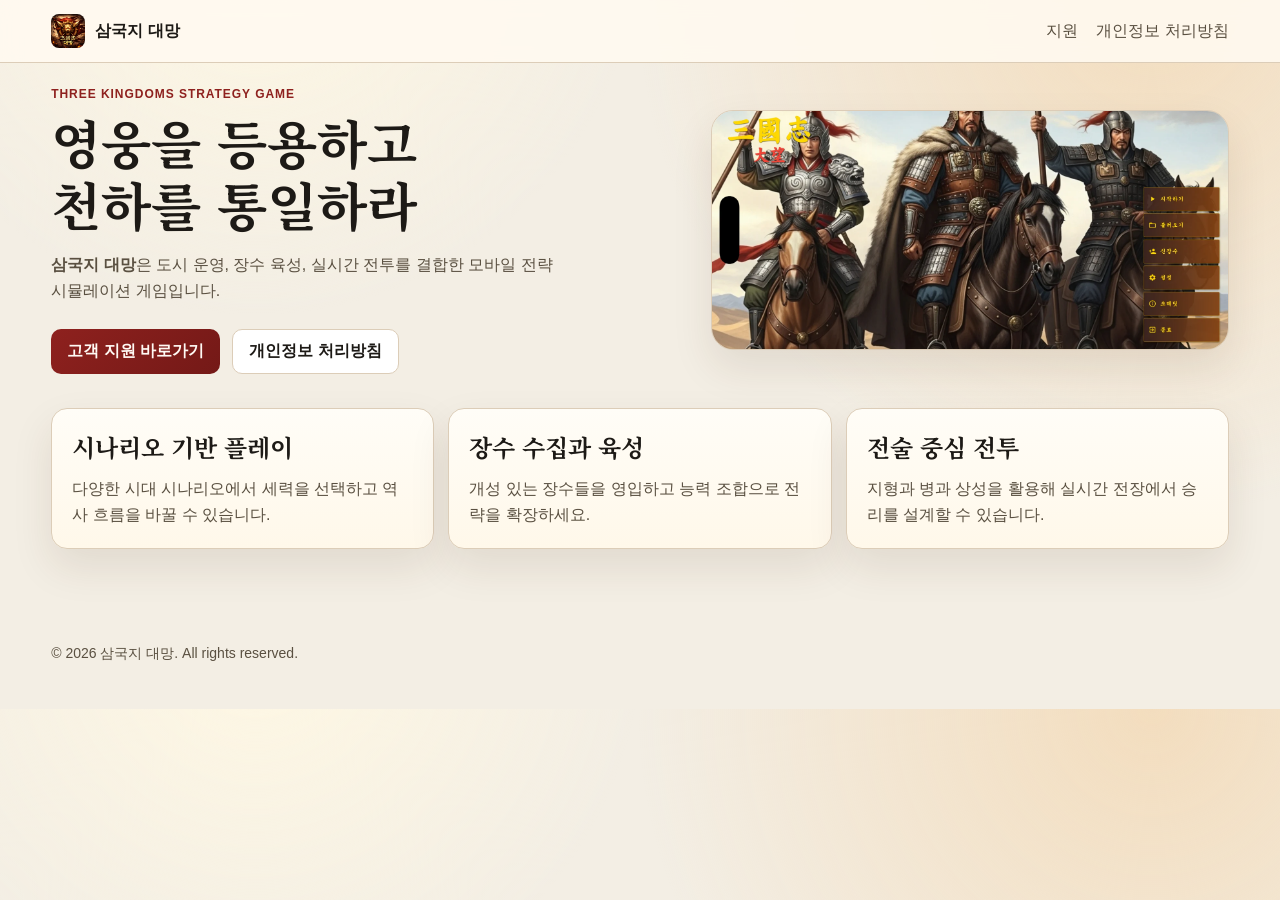
<file: index.html>
<!doctype html>
<html lang="ko">
  <head>
    <meta charset="UTF-8" />
    <meta name="viewport" content="width=device-width, initial-scale=1.0" />
    <title>삼국지 대망 | 공식 페이지</title>
    <meta
      name="description"
      content="삼국지 대망 공식 마케팅 페이지. 게임 소개, 핵심 기능, 지원 정보 확인."
    />
    <link rel="icon" type="image/x-icon" href="./favicon.ico" />
    <link rel="icon" type="image/png" sizes="32x32" href="./assets/img/app_icon.png" />
    <link rel="apple-touch-icon" href="./assets/img/app_icon.png" />
    <link rel="stylesheet" href="./styles.css" />
  </head>
  <body>
    <header class="site-header">
      <a class="brand" href="./index.html">
        <img src="./assets/img/app_icon.png" alt="삼국지 대망 아이콘" />
        <span>삼국지 대망</span>
      </a>
      <nav>
        <a href="./support.html">지원</a>
        <a href="./privacy.html">개인정보 처리방침</a>
      </nav>
    </header>

    <main>
      <section class="hero">
        <div>
          <p class="kicker">Three Kingdoms Strategy Game</p>
          <h1>영웅을 등용하고<br />천하를 통일하라</h1>
          <p class="lead">
            <strong>삼국지 대망</strong>은 도시 운영, 장수 육성, 실시간 전투를 결합한
            모바일 전략 시뮬레이션 게임입니다.
          </p>
          <div class="cta-row">
            <a class="btn btn-primary" href="./support.html">고객 지원 바로가기</a>
            <a class="btn btn-secondary" href="./privacy.html">개인정보 처리방침</a>
          </div>
        </div>
        <figure class="hero-shot">
          <img
            src="./assets/img/iphone_main_menu_landscape.webp"
            alt="삼국지 대망 메인 화면 가로 스크린샷"
          />
        </figure>
      </section>

      <section class="features">
        <article class="card">
          <h2>시나리오 기반 플레이</h2>
          <p>다양한 시대 시나리오에서 세력을 선택하고 역사 흐름을 바꿀 수 있습니다.</p>
        </article>
        <article class="card">
          <h2>장수 수집과 육성</h2>
          <p>개성 있는 장수들을 영입하고 능력 조합으로 전략을 확장하세요.</p>
        </article>
        <article class="card">
          <h2>전술 중심 전투</h2>
          <p>지형과 병과 상성을 활용해 실시간 전장에서 승리를 설계할 수 있습니다.</p>
        </article>
      </section>
    </main>

    <footer class="site-footer">
      <p>© 2026 삼국지 대망. All rights reserved.</p>
    </footer>
  </body>
</html>
</file>
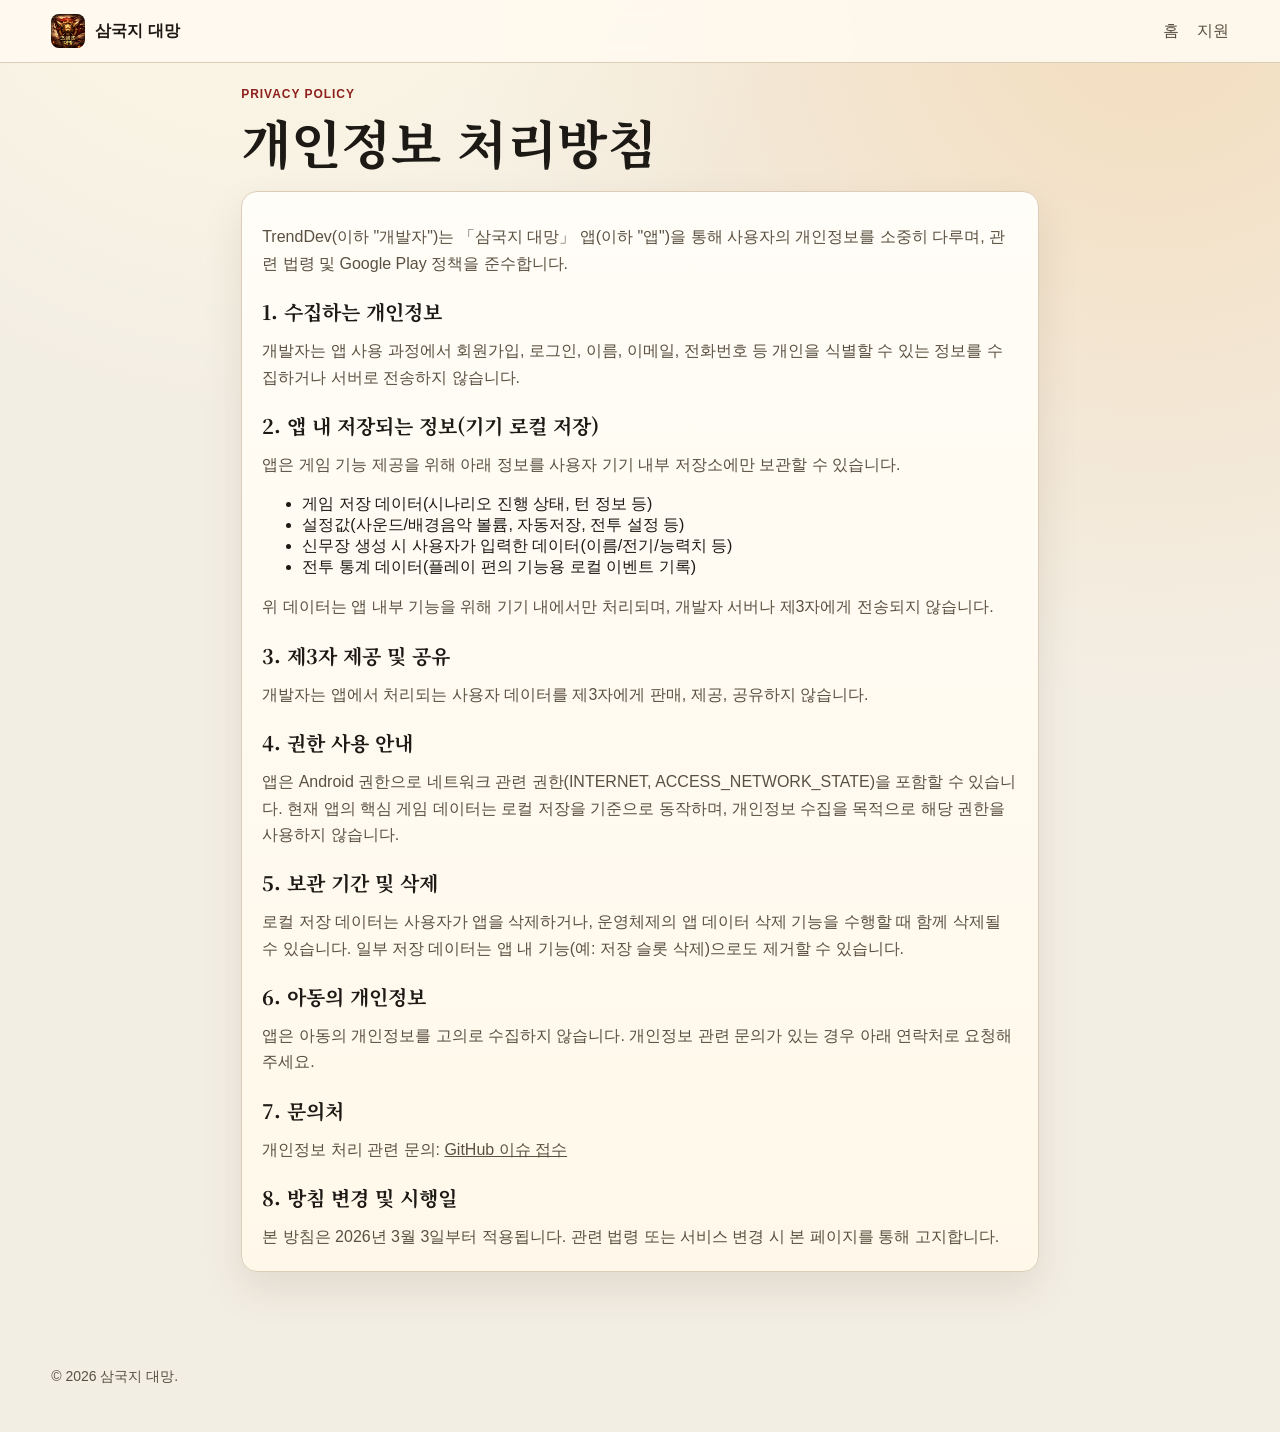
<file: privacy.html>
<!doctype html>
<html lang="ko">
  <head>
    <meta charset="UTF-8" />
    <meta name="viewport" content="width=device-width, initial-scale=1.0" />
    <title>삼국지 대망 | 개인정보 처리방침</title>
    <meta
      name="description"
      content="삼국지 대망 개인정보 처리방침 페이지."
    />
    <link rel="icon" type="image/x-icon" href="./favicon.ico" />
    <link rel="icon" type="image/png" sizes="32x32" href="./assets/img/app_icon.png" />
    <link rel="apple-touch-icon" href="./assets/img/app_icon.png" />
    <link rel="stylesheet" href="./styles.css" />
  </head>
  <body>
    <header class="site-header">
      <a class="brand" href="./index.html">
        <img src="./assets/img/app_icon.png" alt="삼국지 대망 아이콘" />
        <span>삼국지 대망</span>
      </a>
      <nav>
        <a href="./index.html">홈</a>
        <a href="./support.html">지원</a>
      </nav>
    </header>

    <main class="narrow">
      <section class="page-head">
        <p class="kicker">Privacy Policy</p>
        <h1>개인정보 처리방침</h1>
      </section>

      <section class="card policy">
        <p>
          TrendDev(이하 "개발자")는 「삼국지 대망」 앱(이하 "앱")을 통해 사용자의
          개인정보를 소중히 다루며, 관련 법령 및 Google Play 정책을 준수합니다.
        </p>

        <h2>1. 수집하는 개인정보</h2>
        <p>
          개발자는 앱 사용 과정에서 회원가입, 로그인, 이름, 이메일, 전화번호 등
          개인을 식별할 수 있는 정보를 수집하거나 서버로 전송하지 않습니다.
        </p>

        <h2>2. 앱 내 저장되는 정보(기기 로컬 저장)</h2>
        <p>
          앱은 게임 기능 제공을 위해 아래 정보를 사용자 기기 내부 저장소에만
          보관할 수 있습니다.
        </p>
        <ul>
          <li>게임 저장 데이터(시나리오 진행 상태, 턴 정보 등)</li>
          <li>설정값(사운드/배경음악 볼륨, 자동저장, 전투 설정 등)</li>
          <li>신무장 생성 시 사용자가 입력한 데이터(이름/전기/능력치 등)</li>
          <li>전투 통계 데이터(플레이 편의 기능용 로컬 이벤트 기록)</li>
        </ul>
        <p>
          위 데이터는 앱 내부 기능을 위해 기기 내에서만 처리되며, 개발자 서버나
          제3자에게 전송되지 않습니다.
        </p>

        <h2>3. 제3자 제공 및 공유</h2>
        <p>
          개발자는 앱에서 처리되는 사용자 데이터를 제3자에게 판매, 제공, 공유하지
          않습니다.
        </p>

        <h2>4. 권한 사용 안내</h2>
        <p>
          앱은 Android 권한으로 네트워크 관련 권한(INTERNET,
          ACCESS_NETWORK_STATE)을 포함할 수 있습니다. 현재 앱의 핵심 게임 데이터는
          로컬 저장을 기준으로 동작하며, 개인정보 수집을 목적으로 해당 권한을
          사용하지 않습니다.
        </p>

        <h2>5. 보관 기간 및 삭제</h2>
        <p>
          로컬 저장 데이터는 사용자가 앱을 삭제하거나, 운영체제의 앱 데이터 삭제
          기능을 수행할 때 함께 삭제될 수 있습니다. 일부 저장 데이터는 앱 내
          기능(예: 저장 슬롯 삭제)으로도 제거할 수 있습니다.
        </p>

        <h2>6. 아동의 개인정보</h2>
        <p>
          앱은 아동의 개인정보를 고의로 수집하지 않습니다. 개인정보 관련 문의가
          있는 경우 아래 연락처로 요청해 주세요.
        </p>

        <h2>7. 문의처</h2>
        <p>
          개인정보 처리 관련 문의:
          <a
            href="https://github.com/kimsungtaek1/threekingdom/issues/new/choose"
            target="_blank"
            rel="noopener noreferrer"
            >GitHub 이슈 접수</a
          >
        </p>

        <h2>8. 방침 변경 및 시행일</h2>
        <p>
          본 방침은 2026년 3월 3일부터 적용됩니다. 관련 법령 또는 서비스 변경 시
          본 페이지를 통해 고지합니다.
        </p>
      </section>
    </main>

    <footer class="site-footer">
      <p>© 2026 삼국지 대망.</p>
    </footer>
  </body>
</html>
</file>
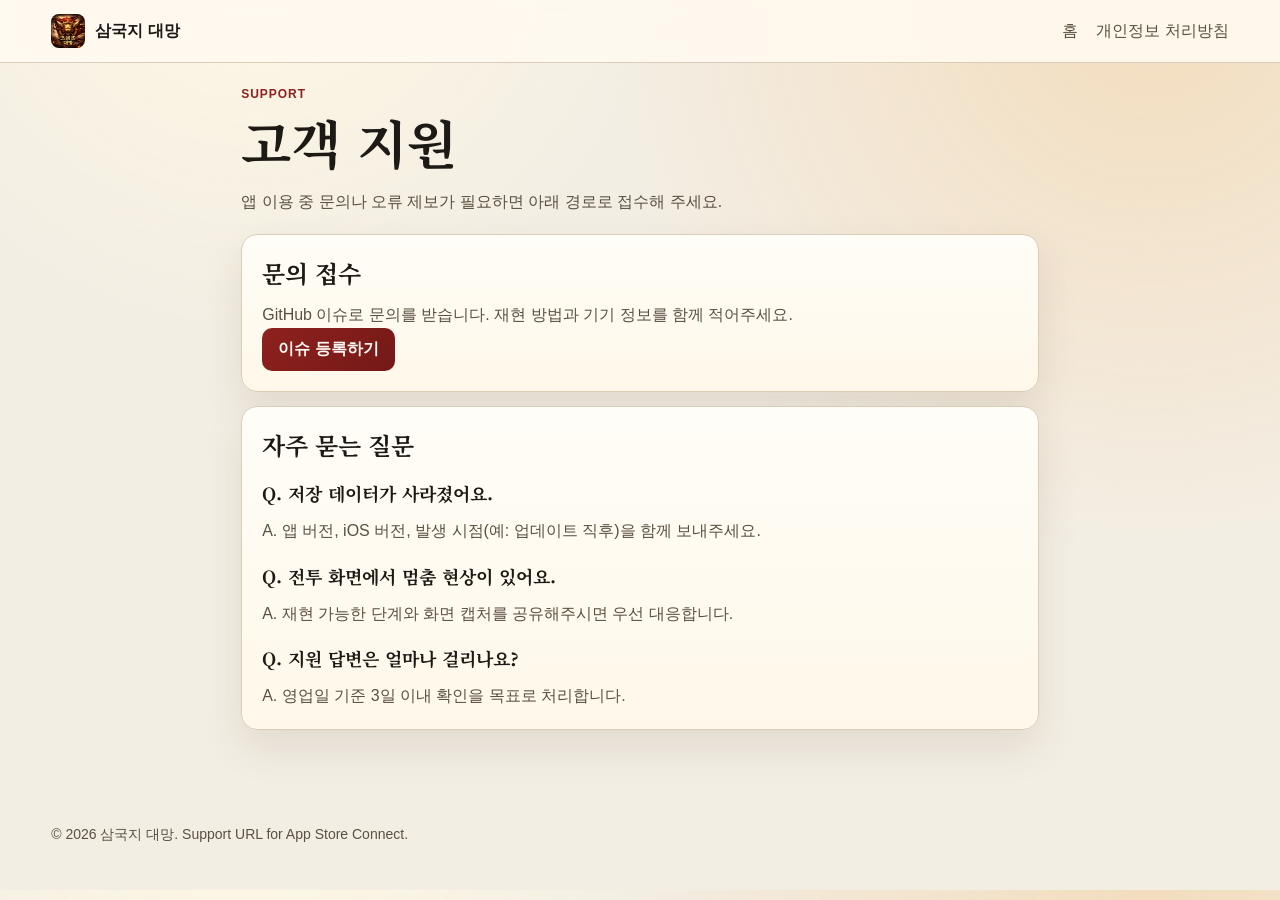
<file: support.html>
<!doctype html>
<html lang="ko">
  <head>
    <meta charset="UTF-8" />
    <meta name="viewport" content="width=device-width, initial-scale=1.0" />
    <title>삼국지 대망 | 지원</title>
    <meta
      name="description"
      content="삼국지 대망 고객 지원 페이지. 문의 접수, 자주 묻는 질문, 처리 시간 안내."
    />
    <link rel="icon" type="image/x-icon" href="./favicon.ico" />
    <link rel="icon" type="image/png" sizes="32x32" href="./assets/img/app_icon.png" />
    <link rel="apple-touch-icon" href="./assets/img/app_icon.png" />
    <link rel="stylesheet" href="./styles.css" />
  </head>
  <body>
    <header class="site-header">
      <a class="brand" href="./index.html">
        <img src="./assets/img/app_icon.png" alt="삼국지 대망 아이콘" />
        <span>삼국지 대망</span>
      </a>
      <nav>
        <a href="./index.html">홈</a>
        <a href="./privacy.html">개인정보 처리방침</a>
      </nav>
    </header>

    <main class="narrow">
      <section class="page-head">
        <p class="kicker">Support</p>
        <h1>고객 지원</h1>
        <p class="lead">
          앱 이용 중 문의나 오류 제보가 필요하면 아래 경로로 접수해 주세요.
        </p>
      </section>

      <section class="card support-contact">
        <h2>문의 접수</h2>
        <p>GitHub 이슈로 문의를 받습니다. 재현 방법과 기기 정보를 함께 적어주세요.</p>
        <a
          class="btn btn-primary"
          href="https://github.com/kimsungtaek1/threekingdom/issues/new/choose"
          target="_blank"
          rel="noopener noreferrer"
          >이슈 등록하기</a
        >
      </section>

      <section class="card faq">
        <h2>자주 묻는 질문</h2>
        <h3>Q. 저장 데이터가 사라졌어요.</h3>
        <p>A. 앱 버전, iOS 버전, 발생 시점(예: 업데이트 직후)을 함께 보내주세요.</p>

        <h3>Q. 전투 화면에서 멈춤 현상이 있어요.</h3>
        <p>A. 재현 가능한 단계와 화면 캡처를 공유해주시면 우선 대응합니다.</p>

        <h3>Q. 지원 답변은 얼마나 걸리나요?</h3>
        <p>A. 영업일 기준 3일 이내 확인을 목표로 처리합니다.</p>
      </section>
    </main>

    <footer class="site-footer">
      <p>© 2026 삼국지 대망. Support URL for App Store Connect.</p>
    </footer>
  </body>
</html>
</file>
<file: styles.css>
@import url("https://fonts.googleapis.com/css2?family=Noto+Serif+KR:wght@600;700&family=SUIT:wght@400;500;700&display=swap");

:root {
  --bg: #f3eee4;
  --paper: #fffaf0;
  --ink: #1d1a16;
  --muted: #5a5041;
  --primary: #8e211e;
  --primary-strong: #741917;
  --line: #dccdb8;
  --shadow: 0 18px 40px rgba(72, 36, 21, 0.1);
}

*,
*::before,
*::after {
  box-sizing: border-box;
}

html,
body {
  margin: 0;
  padding: 0;
  color: var(--ink);
  background:
    radial-gradient(circle at 20% -10%, #fff8e4 0%, transparent 30%),
    radial-gradient(circle at 90% 0%, #f3ddbe 0%, transparent 38%),
    var(--bg);
  font-family: "SUIT", "Apple SD Gothic Neo", "Noto Sans KR", sans-serif;
}

a {
  color: inherit;
}

.site-header {
  position: sticky;
  top: 0;
  z-index: 10;
  display: flex;
  align-items: center;
  justify-content: space-between;
  padding: 14px clamp(18px, 4vw, 56px);
  border-bottom: 1px solid var(--line);
  background: rgba(255, 250, 240, 0.9);
  backdrop-filter: blur(10px);
}

.brand {
  display: inline-flex;
  align-items: center;
  gap: 10px;
  text-decoration: none;
  font-weight: 700;
}

.brand img {
  width: 34px;
  height: 34px;
  border-radius: 8px;
}

nav {
  display: inline-flex;
  align-items: center;
  gap: 18px;
}

nav a {
  text-decoration: none;
  color: var(--muted);
  font-weight: 500;
}

main {
  padding: 24px clamp(18px, 4vw, 56px) 64px;
}

.hero {
  display: grid;
  grid-template-columns: 1.1fr 0.9fr;
  gap: 28px;
  align-items: center;
}

.kicker {
  margin: 0;
  color: var(--primary);
  letter-spacing: 0.08em;
  font-size: 12px;
  font-weight: 700;
  text-transform: uppercase;
}

h1,
h2,
h3 {
  margin: 0;
  font-family: "Noto Serif KR", serif;
}

h1 {
  margin-top: 10px;
  font-size: clamp(34px, 6vw, 52px);
  line-height: 1.2;
}

.lead {
  margin-top: 16px;
  max-width: 58ch;
  color: var(--muted);
  line-height: 1.65;
}

.cta-row {
  display: flex;
  flex-wrap: wrap;
  gap: 12px;
  margin-top: 24px;
}

.btn {
  display: inline-flex;
  align-items: center;
  justify-content: center;
  padding: 11px 16px;
  border-radius: 10px;
  text-decoration: none;
  font-weight: 700;
}

.btn-primary {
  color: #fff9f4;
  background: linear-gradient(135deg, var(--primary), var(--primary-strong));
}

.btn-secondary {
  border: 1px solid var(--line);
  background: #fff;
}

.hero-shot {
  margin: 0;
  width: 100%;
  display: flex;
  justify-content: flex-end;
}

.hero-shot img {
  width: min(100%, 760px);
  display: block;
  border-radius: 22px;
  border: 1px solid var(--line);
  box-shadow: var(--shadow);
}

.features {
  margin-top: 34px;
  display: grid;
  grid-template-columns: repeat(3, minmax(0, 1fr));
  gap: 14px;
}

.card {
  padding: 20px;
  border: 1px solid var(--line);
  border-radius: 16px;
  background: linear-gradient(180deg, #fffdf7 0%, #fff8ea 100%);
  box-shadow: var(--shadow);
  animation: rise 0.55s ease both;
}

.card p {
  margin: 12px 0 0;
  color: var(--muted);
  line-height: 1.65;
}

.narrow {
  max-width: 900px;
  margin: 0 auto;
}

.page-head {
  margin-bottom: 18px;
}

.support-contact,
.faq,
.policy {
  margin-top: 14px;
}

.faq h3 {
  margin-top: 18px;
  font-size: 18px;
}

.policy h2 {
  margin-top: 20px;
  font-size: 20px;
}

.site-footer {
  padding: 18px clamp(18px, 4vw, 56px) 32px;
  color: var(--muted);
  font-size: 14px;
}

@keyframes rise {
  from {
    transform: translateY(6px);
    opacity: 0;
  }
  to {
    transform: translateY(0);
    opacity: 1;
  }
}

@media (max-width: 980px) {
  .hero {
    grid-template-columns: 1fr;
  }

  .hero-shot img {
    width: 100%;
    max-width: 760px;
  }

  .features {
    grid-template-columns: 1fr;
  }
}
</file>
